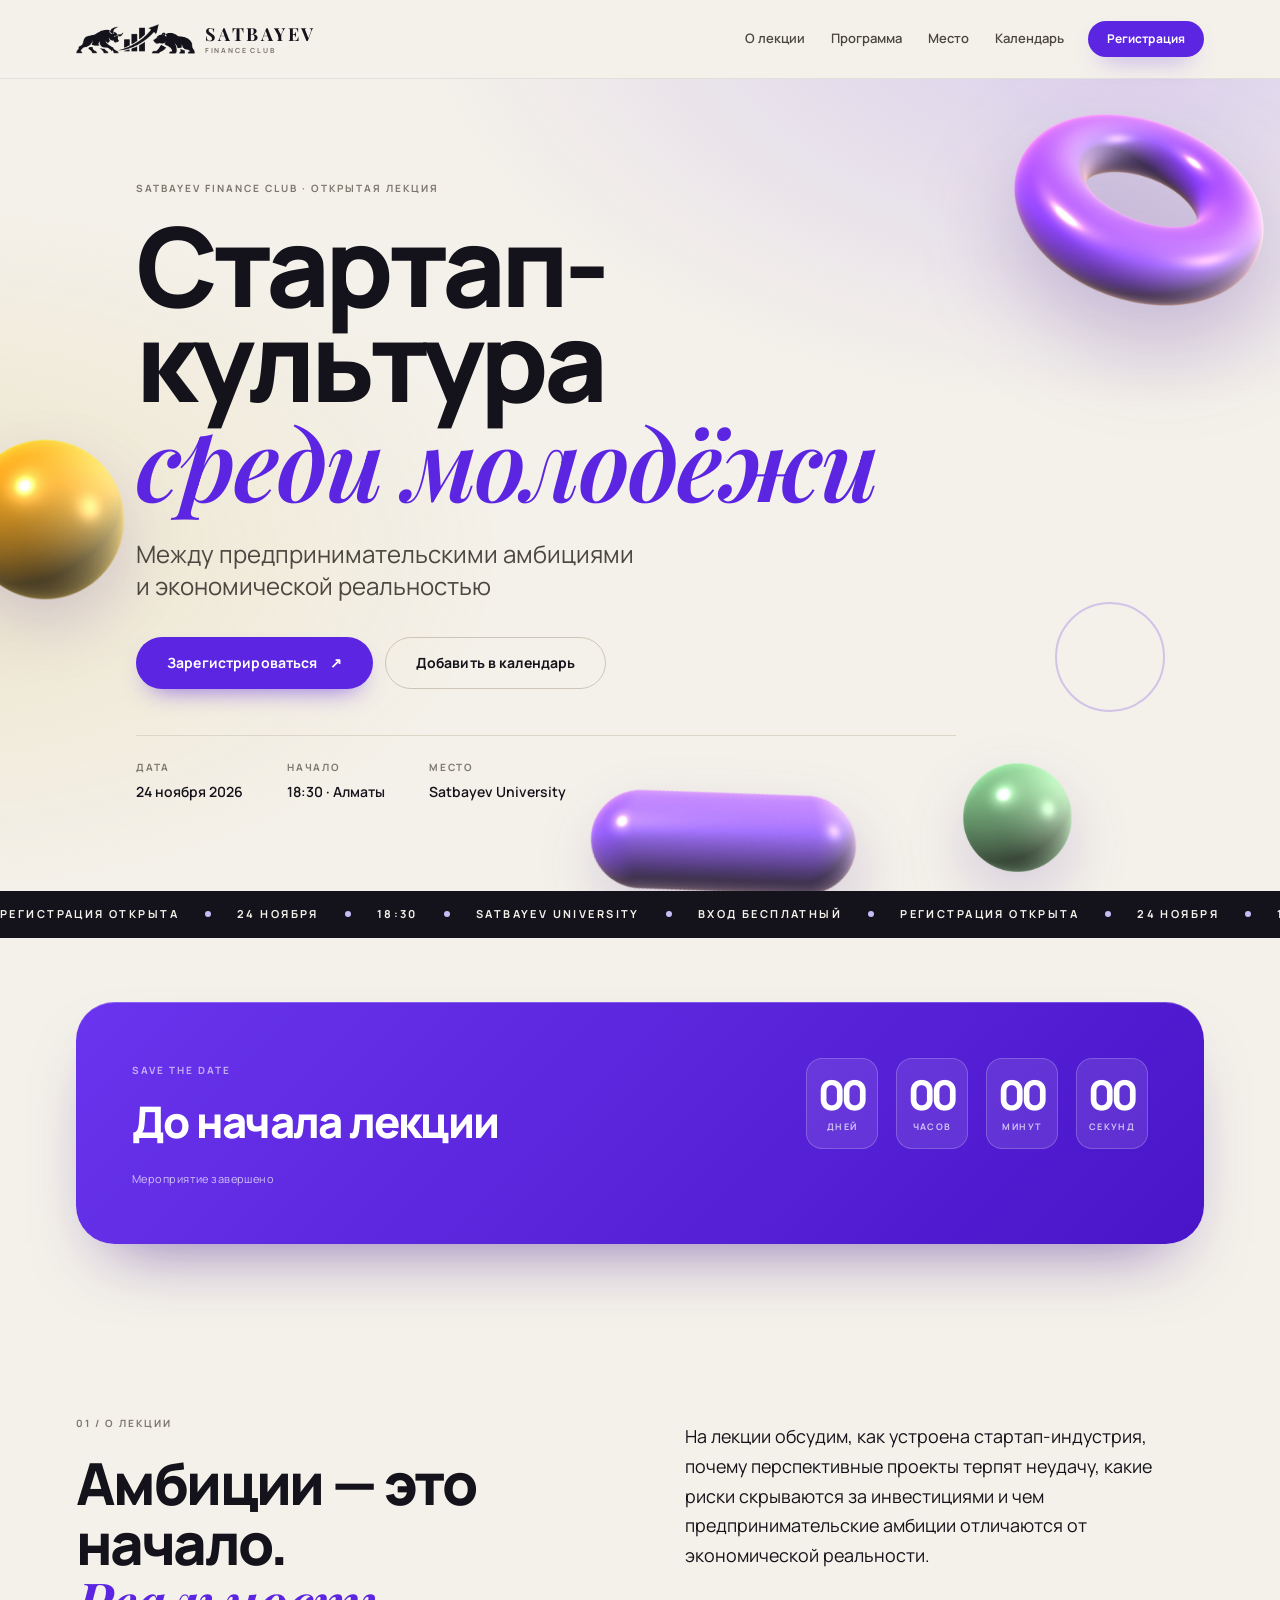
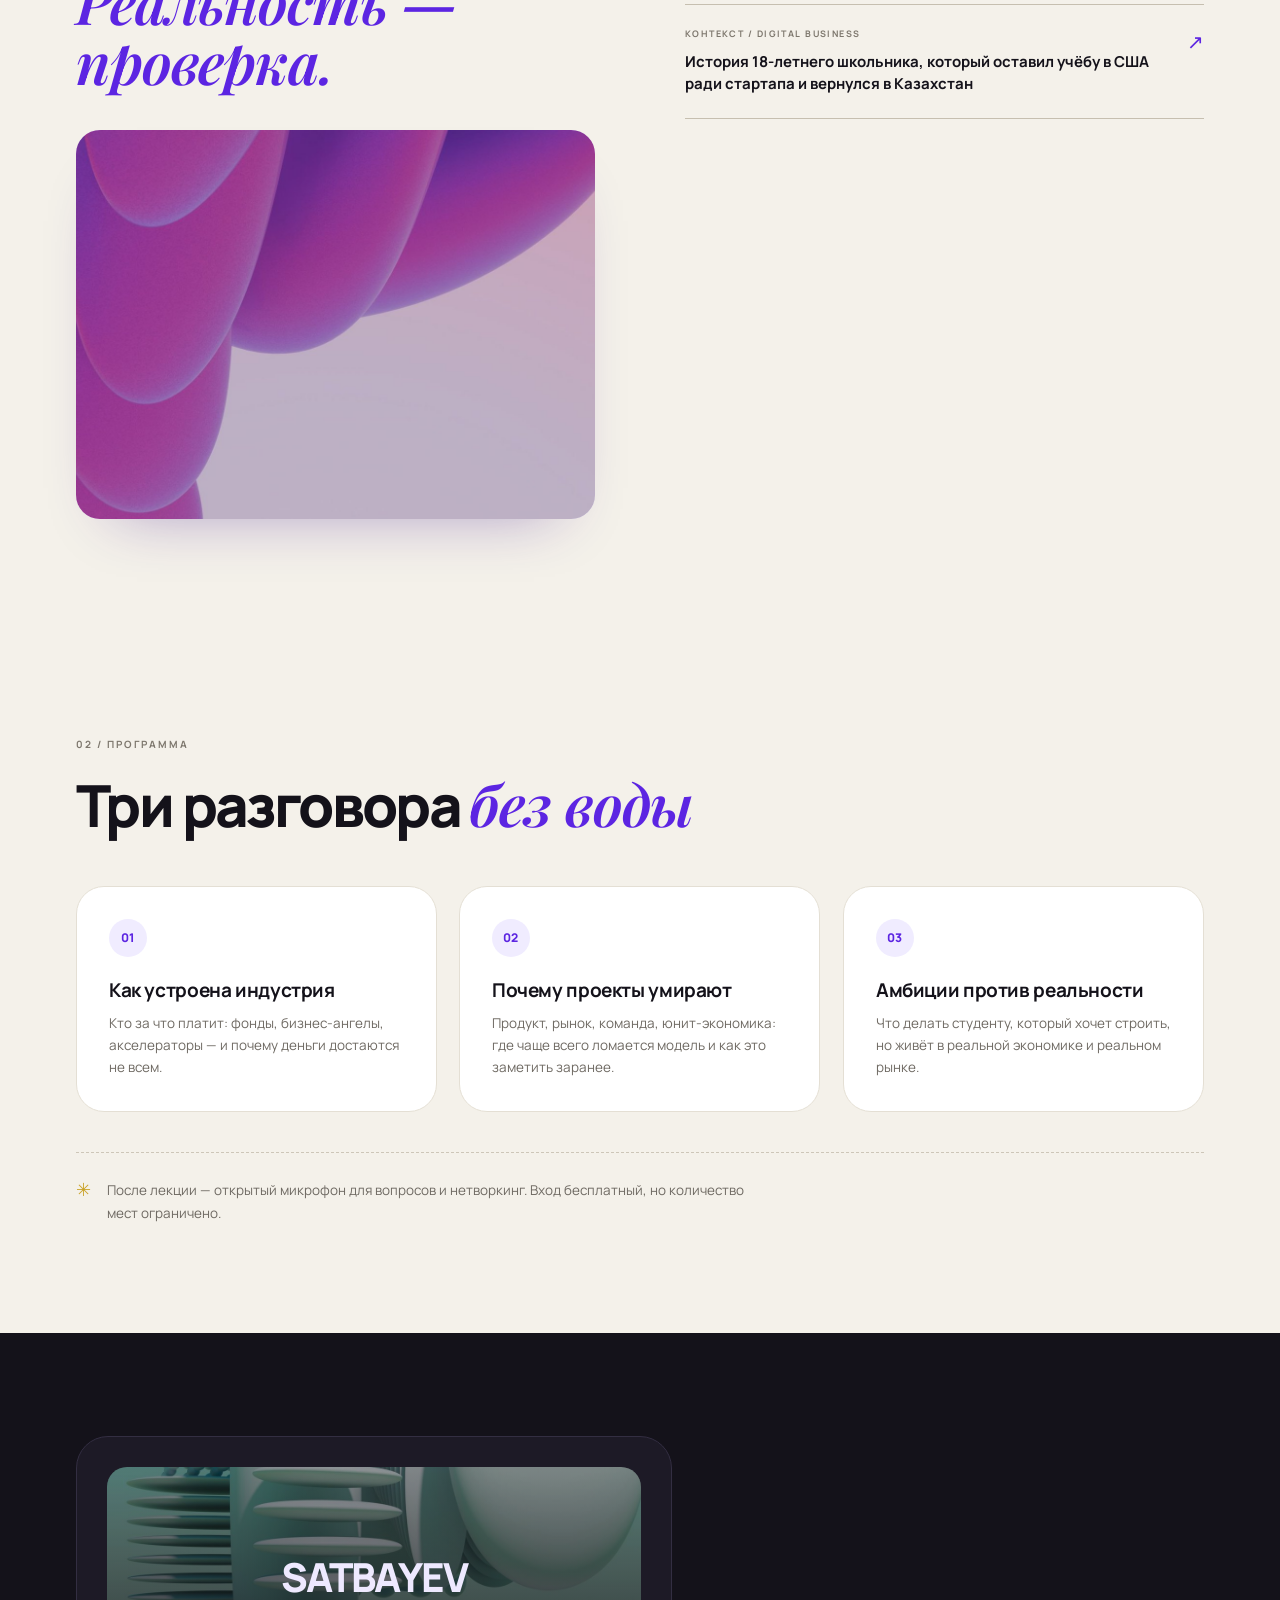
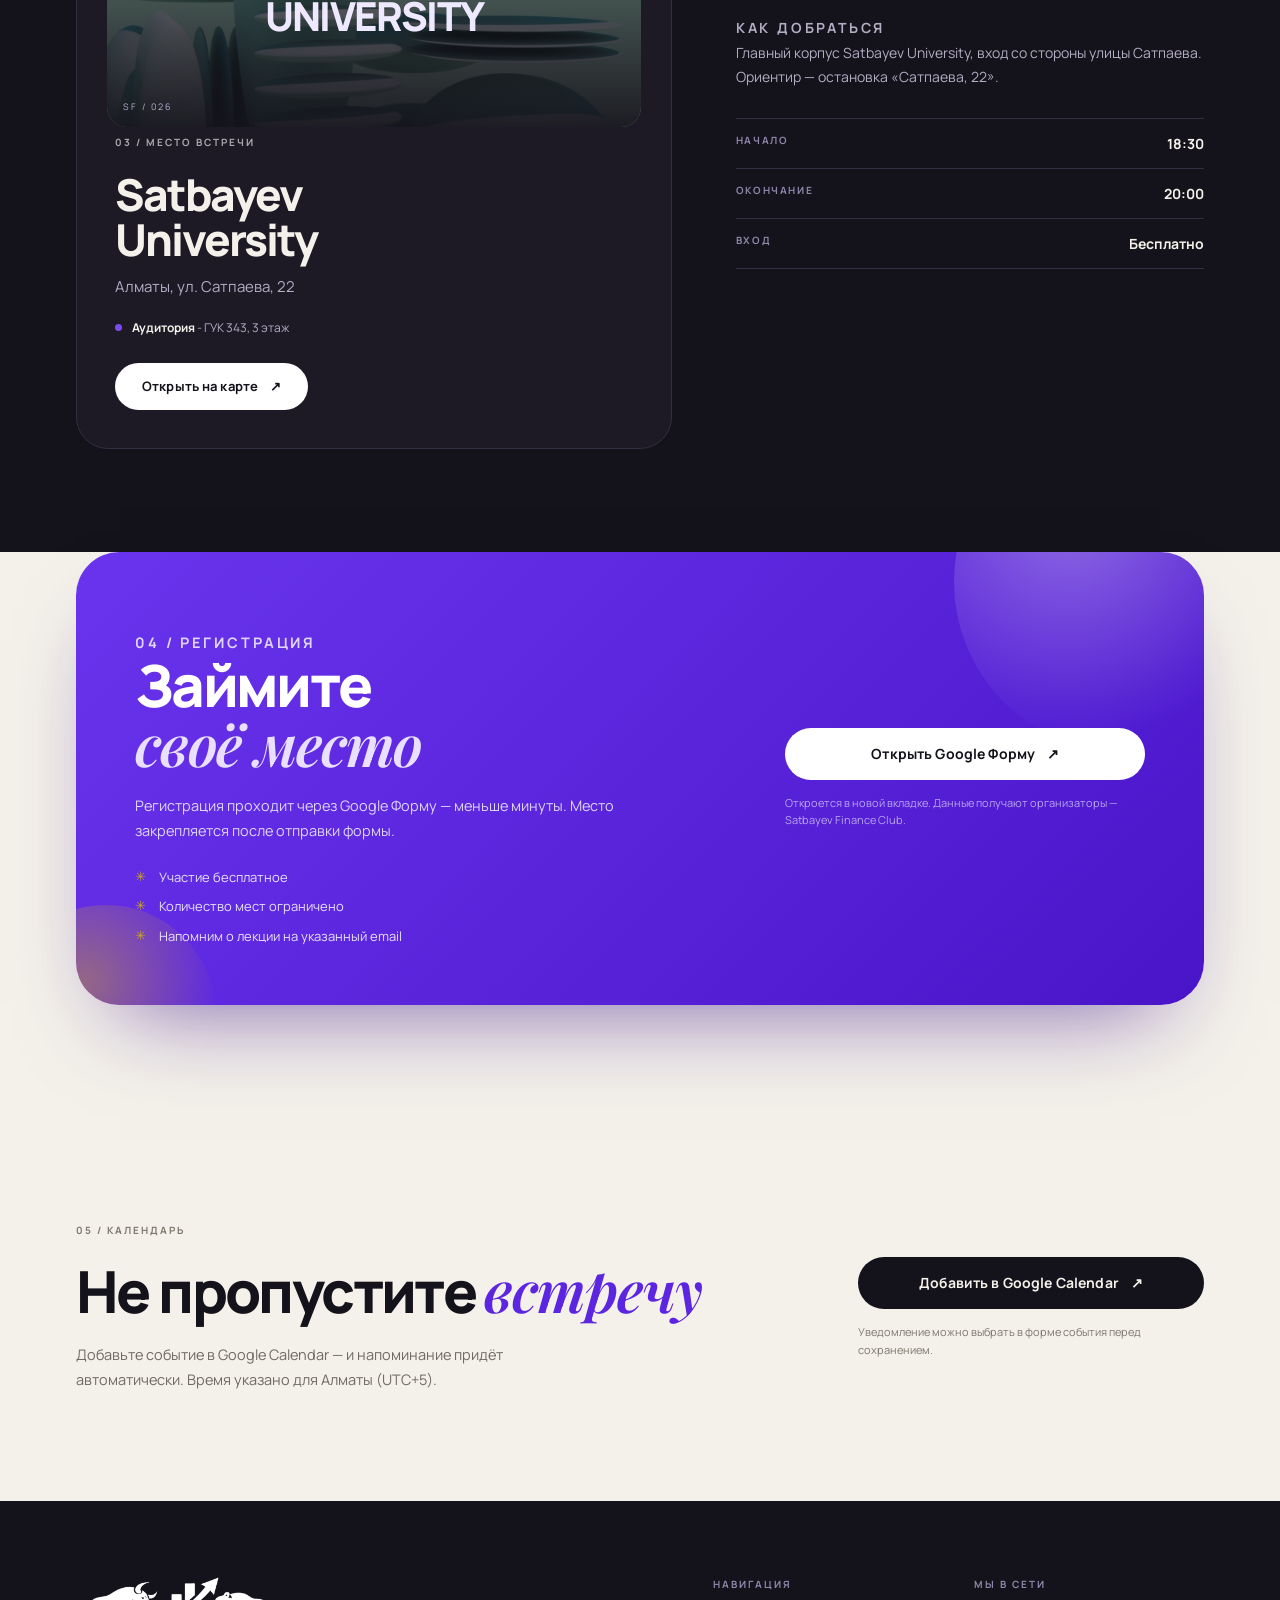
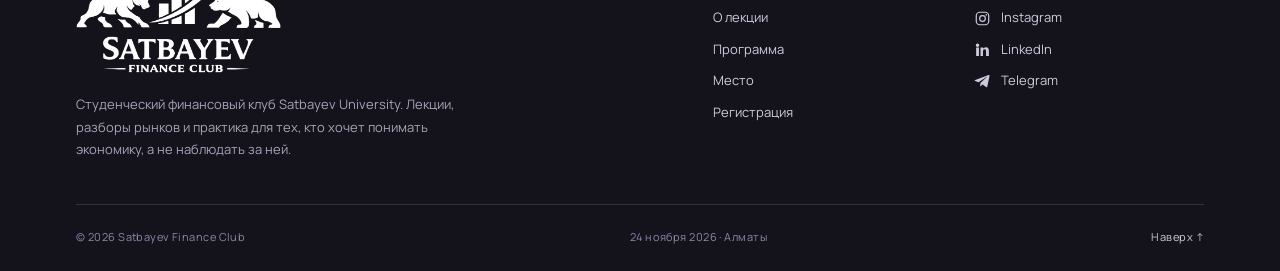
<file: index.html>
<!doctype html>
<html lang="ru">
<head>
<meta charset="utf-8">
<meta name="viewport" content="width=device-width,initial-scale=1">
<meta name="theme-color" content="#f4f1ea">
<meta name="description" content="Открытая лекция «Стартап-культура среди молодёжи» в Satbayev University. 24 ноября 2026, 18:30. Бесплатная регистрация через Google Форму.">
<meta property="og:type" content="website">
<meta property="og:title" content="Стартап-культура среди молодёжи — Satbayev Finance Club">
<meta property="og:description" content="Открытая лекция 24 ноября 2026, 18:30, Satbayev University. Бесплатная регистрация.">
<meta property="og:url" content="https://amrkyxc.github.io/startup-open-culture-lecture/">
<meta property="og:image" content="https://amrkyxc.github.io/startup-open-culture-lecture/assets/3d-curves.jpg">
<meta name="twitter:card" content="summary_large_image">
<title>Стартап-культура среди молодёжи — Satbayev Finance Club</title>
<link rel="icon" href="assets/favicon.svg" type="image/svg+xml">
<link rel="preconnect" href="https://fonts.googleapis.com">
<link rel="preconnect" href="https://fonts.gstatic.com" crossorigin>
<link href="https://fonts.googleapis.com/css2?family=Manrope:wght@400;500;600;700;800&family=Playfair+Display:ital,wght@0,600;0,700;1,600&display=swap" rel="stylesheet">
<link rel="stylesheet" href="styles.css">
<script>document.documentElement.classList.add("js");</script>
</head>
<body>

<div class="scroll-progress" id="scroll-progress" aria-hidden="true"></div>

<header class="site-header" id="site-header">
  <div class="wrap header-inner">
    <a class="logo" href="#top" aria-label="Satbayev Finance Club — на главную">
      <img class="logo-mark" src="assets/logo-mark-dark.png" alt="" width="120" height="30">
      <span class="logo-text"><strong>SATBAYEV</strong><span>FINANCE CLUB</span></span>
    </a>
    <nav class="nav" aria-label="Основная навигация">
      <a href="#about">О лекции</a>
      <a href="#program">Программа</a>
      <a href="#venue">Место</a>
      <a href="#calendar">Календарь</a>
    </nav>
    <a class="btn btn-sm btn-primary" data-register href="#register">Регистрация</a>
  </div>
</header>

<main id="top">

  <!-- HERO -->
  <section class="hero">
    <div class="hero-art" aria-hidden="true">
      <span class="ring ring-2" data-depth="0.06"></span>
      <img class="float-obj sphere-gold" src="assets/3d-sphere-gold.webp" alt="" width="358" height="358" data-depth="0.05">
      <img class="float-obj sphere-green" src="assets/3d-sphere-green.webp" alt="" width="314" height="314" data-depth="0.04">
      <img class="float-obj capsule-purple" src="assets/3d-capsule-purple.webp" alt="" width="528" height="290" data-depth="0.04">
      <span class="hero-ring-float" data-depth="0.07">
        <img class="hero-ring" src="assets/3d-torus.webp" alt="" width="639" height="494">
      </span>
    </div>
    <div class="wrap hero-inner">
      <p class="eyebrow anim anim-1">Satbayev Finance Club · Открытая лекция</p>
      <h1><span class="anim anim-2">Стартап-</span><span class="anim anim-3">культура</span><em class="anim anim-4">среди молодёжи</em></h1>
      <p class="hero-sub anim anim-5">Между предпринимательскими амбициями и&nbsp;экономической реальностью</p>
      <div class="hero-actions anim anim-6">
        <a class="btn btn-primary btn-lg" data-register href="#register">Зарегистрироваться <span aria-hidden="true">↗</span></a>
        <a class="btn btn-ghost btn-lg" href="#calendar">Добавить в календарь</a>
      </div>
      <ul class="hero-meta anim anim-7">
        <li><span>Дата</span><strong>24 ноября 2026</strong></li>
        <li><span>Начало</span><strong>18:30 · Алматы</strong></li>
        <li><span>Место</span><strong>Satbayev University</strong></li>
      </ul>
    </div>
  </section>

  <!-- TICKER -->
  <div class="ticker" aria-hidden="true">
    <div class="ticker-track">
      <span>Регистрация открыта</span><i></i><span>24 ноября</span><i></i><span>18:30</span><i></i><span>Satbayev University</span><i></i><span>Вход бесплатный</span><i></i>
      <span>Регистрация открыта</span><i></i><span>24 ноября</span><i></i><span>18:30</span><i></i><span>Satbayev University</span><i></i><span>Вход бесплатный</span><i></i>
    </div>
  </div>

  <!-- COUNTDOWN -->
  <section class="countdown-band">
    <div class="wrap">
      <div class="countdown-card reveal">
        <div class="countdown-head">
          <p class="eyebrow eyebrow-light">Save the date</p>
          <h2>До начала лекции</h2>
        </div>
        <div class="countdown" role="timer" aria-live="off">
          <div><strong id="days">--</strong><span>дней</span></div>
          <div><strong id="hours">--</strong><span>часов</span></div>
          <div><strong id="minutes">--</strong><span>минут</span></div>
          <div><strong id="seconds">--</strong><span>секунд</span></div>
        </div>
        <p class="countdown-status" id="countdown-status">Время до встречи</p>
      </div>
    </div>
  </section>

  <!-- ABOUT -->
  <section class="section about" id="about">
    <div class="wrap about-grid">
      <div class="about-head reveal">
        <p class="eyebrow">01 / О лекции</p>
        <h2>Амбиции — это начало.<br><em>Реальность — проверка.</em></h2>
        <figure class="about-art reveal-scale">
          <img src="assets/3d-curves.jpg" alt="Абстрактная 3D-композиция из изогнутых форм" loading="lazy" width="1200" height="800">
        </figure>
      </div>
      <div class="about-body reveal">
        <p class="lead">На лекции обсудим, как устроена стартап-индустрия, почему перспективные проекты терпят неудачу, какие риски скрываются за инвестициями и чем предпринимательские амбиции отличаются от экономической реальности.</p>
        <a class="link-card" href="https://digitalbusiness.kz/2026-04-15/18-letniy-paren-brosil-uchebu-v-ssha-radi-startapa-i-vernulsya-v-kazahstan/" target="_blank" rel="noopener noreferrer">
          <span class="link-kicker">Контекст / Digital Business</span>
          <strong>История 18-летнего школьника, который оставил учёбу в США ради стартапа и вернулся в Казахстан</strong>
          <span class="link-arrow" aria-hidden="true">↗</span>
        </a>
      </div>
    </div>
  </section>

  <!-- PROGRAM -->
  <section class="section program" id="program">
    <div class="wrap">
      <div class="section-head reveal">
        <p class="eyebrow">02 / Программа</p>
        <h2>Три разговора <em>без воды</em></h2>
      </div>
      <div class="topics">
        <article class="topic reveal tilt">
          <span class="topic-num">01</span>
          <h3>Как устроена индустрия</h3>
          <p>Кто за что платит: фонды, бизнес-ангелы, акселераторы — и почему деньги достаются не всем.</p>
        </article>
        <article class="topic reveal tilt">
          <span class="topic-num">02</span>
          <h3>Почему проекты умирают</h3>
          <p>Продукт, рынок, команда, юнит-экономика: где чаще всего ломается модель и как это заметить заранее.</p>
        </article>
        <article class="topic reveal tilt">
          <span class="topic-num">03</span>
          <h3>Амбиции против реальности</h3>
          <p>Что делать студенту, который хочет строить, но живёт в реальной экономике и реальном рынке.</p>
        </article>
      </div>
      <div class="program-note reveal">
        <span aria-hidden="true">✳</span>
        <p>После лекции — открытый микрофон для вопросов и нетворкинг. Вход бесплатный, но количество мест ограничено.</p>
      </div>
    </div>
  </section>

  <!-- VENUE -->
  <section class="venue" id="venue">
    <div class="wrap venue-grid">
      <div class="venue-card reveal">
        <div class="venue-art" aria-hidden="true">
          <img class="venue-img" src="assets/3d-venue.jpg" alt="" loading="lazy" width="1200" height="800">
          <span class="venue-tag">SF / 026</span>
          <span class="venue-word">SATBAYEV<br>UNIVERSITY</span>
        </div>
        <div class="venue-body">
          <p class="eyebrow eyebrow-light">03 / Место встречи</p>
          <h2>Satbayev<br>University</h2>
          <p class="venue-address">Алматы, ул. Сатпаева, 22</p>
          <div class="venue-note"><span class="dot"></span><span><b>Аудитория</b> - ГУК 343, 3 этаж</span></div>
          <a class="btn btn-light" href="https://www.google.com/maps/search/?api=1&query=Satbayev+University%2C+Satpaev+22%2C+Almaty" target="_blank" rel="noopener noreferrer">Открыть на карте <span aria-hidden="true">↗</span></a>
        </div>
      </div>
      <div class="venue-side reveal">
        <p class="eyebrow eyebrow-light">Как добраться</p>
        <p>Главный корпус Satbayev University, вход со стороны улицы Сатпаева. Ориентир — остановка «Сатпаева, 22».</p>
        <dl class="venue-facts">
          <div><dt>Начало</dt><dd>18:30</dd></div>
          <div><dt>Окончание</dt><dd>20:00</dd></div>
          <div><dt>Вход</dt><dd>Бесплатно</dd></div>
        </dl>
      </div>
    </div>
  </section>

  <!-- REGISTER -->
  <section class="register" id="register">
    <div class="wrap">
      <div class="register-card reveal">
        <span class="reg-blob reg-blob-1" aria-hidden="true"></span>
        <span class="reg-blob reg-blob-2" aria-hidden="true"></span>
        <div class="register-copy">
          <p class="eyebrow eyebrow-light">04 / Регистрация</p>
          <h2>Займите<br><em>своё место</em></h2>
          <p>Регистрация проходит через Google Форму — меньше минуты. Место закрепляется после отправки формы.</p>
          <ul class="reg-list">
            <li>Участие бесплатное</li>
            <li>Количество мест ограничено</li>
            <li>Напомним о лекции на указанный email</li>
          </ul>
        </div>
        <div class="register-action">
          <a class="btn btn-light btn-lg btn-block" data-register href="#register">Открыть Google Форму <span aria-hidden="true">↗</span></a>
          <p class="microcopy">Откроется в новой вкладке. Данные получают организаторы — Satbayev Finance Club.</p>
        </div>
      </div>
    </div>
  </section>

  <!-- CALENDAR -->
  <section class="section calendar" id="calendar">
    <div class="wrap calendar-grid">
      <div class="reveal">
        <p class="eyebrow">05 / Календарь</p>
        <h2>Не пропустите <em>встречу</em></h2>
        <p class="calendar-text">Добавьте событие в Google Calendar — и напоминание придёт автоматически. Время указано для Алматы (UTC+5).</p>
      </div>
      <div class="calendar-action reveal">
        <a class="btn btn-dark btn-lg btn-block" id="google-calendar" href="#" target="_blank" rel="noopener noreferrer">Добавить в Google Calendar <span aria-hidden="true">↗</span></a>
        <p class="microcopy">Уведомление можно выбрать в форме события перед сохранением.</p>
      </div>
    </div>
  </section>

</main>

<footer class="site-footer">
  <div class="wrap">
    <div class="footer-top">
      <div class="footer-brand">
        <a class="logo logo-light" href="#top" aria-label="Satbayev Finance Club — на главную">
          <img class="logo-full" src="assets/logo-white.png" alt="Satbayev Finance Club" width="206" height="96" loading="lazy">
        </a>
        <p>Студенческий финансовый клуб Satbayev University. Лекции, разборы рынков и практика для тех, кто хочет понимать экономику, а не наблюдать за ней.</p>
      </div>
      <div class="footer-cols">
        <div class="footer-col">
          <span class="footer-title">Навигация</span>
          <a href="#about">О лекции</a>
          <a href="#program">Программа</a>
          <a href="#venue">Место</a>
          <a href="#register">Регистрация</a>
        </div>
        <div class="footer-col">
          <span class="footer-title">Мы в сети</span>
          <a class="social" href="https://www.instagram.com/satbayev.finance.club" target="_blank" rel="noopener noreferrer">
            <svg viewBox="0 0 24 24" aria-hidden="true"><rect x="3.2" y="3.2" width="17.6" height="17.6" rx="5" fill="none" stroke="currentColor" stroke-width="1.7"/><circle cx="12" cy="12" r="4" fill="none" stroke="currentColor" stroke-width="1.7"/><circle cx="17.3" cy="6.7" r="1.2" fill="currentColor"/></svg>
            Instagram
          </a>
          <a class="social" href="https://www.linkedin.com/company/122553996/" target="_blank" rel="noopener noreferrer">
            <svg viewBox="0 0 24 24" aria-hidden="true"><path fill="currentColor" d="M4.98 3.5a2.5 2.5 0 1 1 0 5 2.5 2.5 0 0 1 0-5zM3 9h4v12H3zM9.2 9h3.8v1.7h.05c.53-1 1.83-2.05 3.77-2.05C20.4 8.65 21 11.1 21 14.1V21h-4v-6.1c0-1.45-.03-3.3-2.01-3.3-2.01 0-2.32 1.57-2.32 3.2V21H9.2z"/></svg>
            LinkedIn
          </a>
          <a class="social" href="https://t.me/+34JW7Z6GcUg3YTI6" target="_blank" rel="noopener noreferrer">
            <svg viewBox="0 0 24 24" aria-hidden="true"><path fill="currentColor" d="M21.9 4.3 18.8 19c-.2 1-.9 1.3-1.8.8l-4.9-3.6-2.4 2.3c-.3.3-.5.5-1 .5l.4-5 9.1-8.2c.4-.4-.1-.6-.6-.2L6.4 12.9l-4.8-1.5c-1-.3-1-1 .2-1.5L20.6 2.9c.9-.3 1.6.2 1.3 1.4z"/></svg>
            Telegram
          </a>
        </div>
      </div>
    </div>
    <div class="footer-bottom">
      <span>© <span id="year">2026</span> Satbayev Finance Club</span>
      <span>24 ноября 2026 · Алматы</span>
      <a href="#top">Наверх ↑</a>
    </div>
  </div>
</footer>

<div class="toast" id="toast" role="status" aria-live="polite"></div>

<script src="script.js"></script>
</body>
</html>
</file>
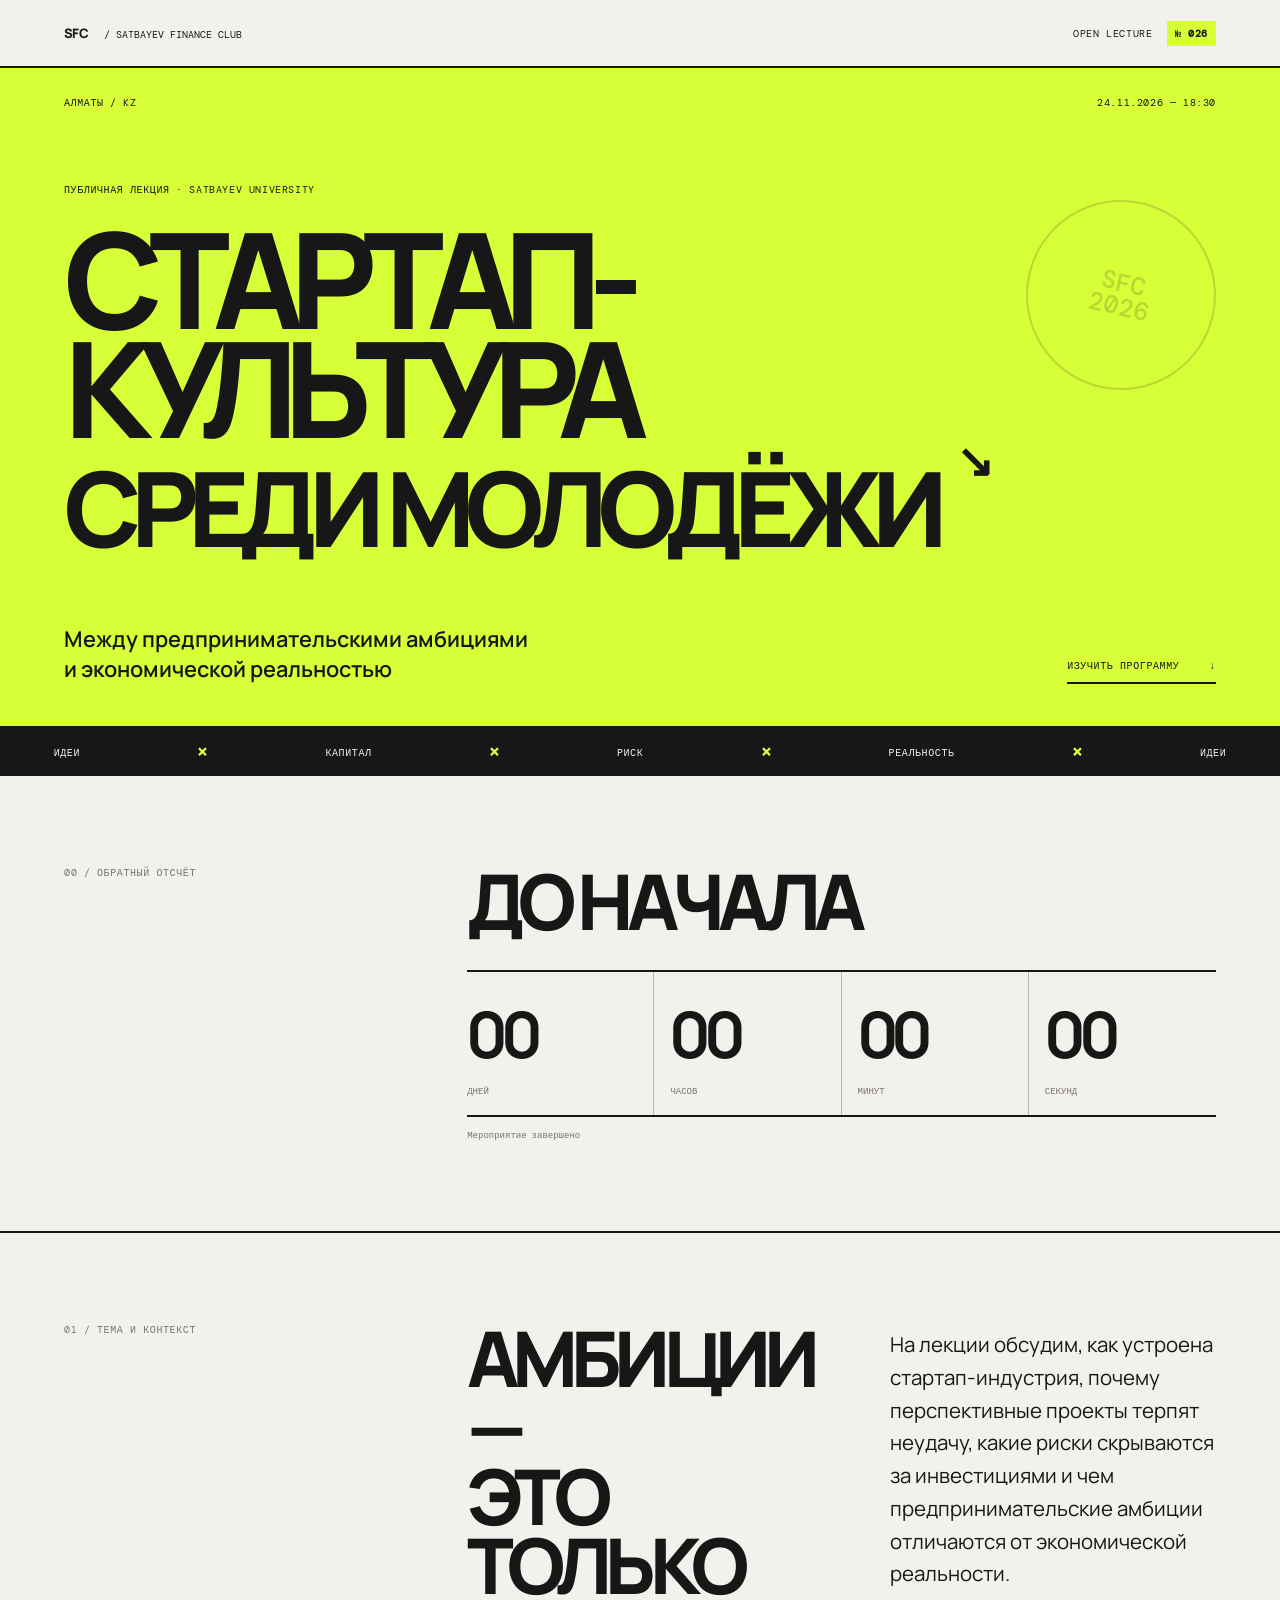
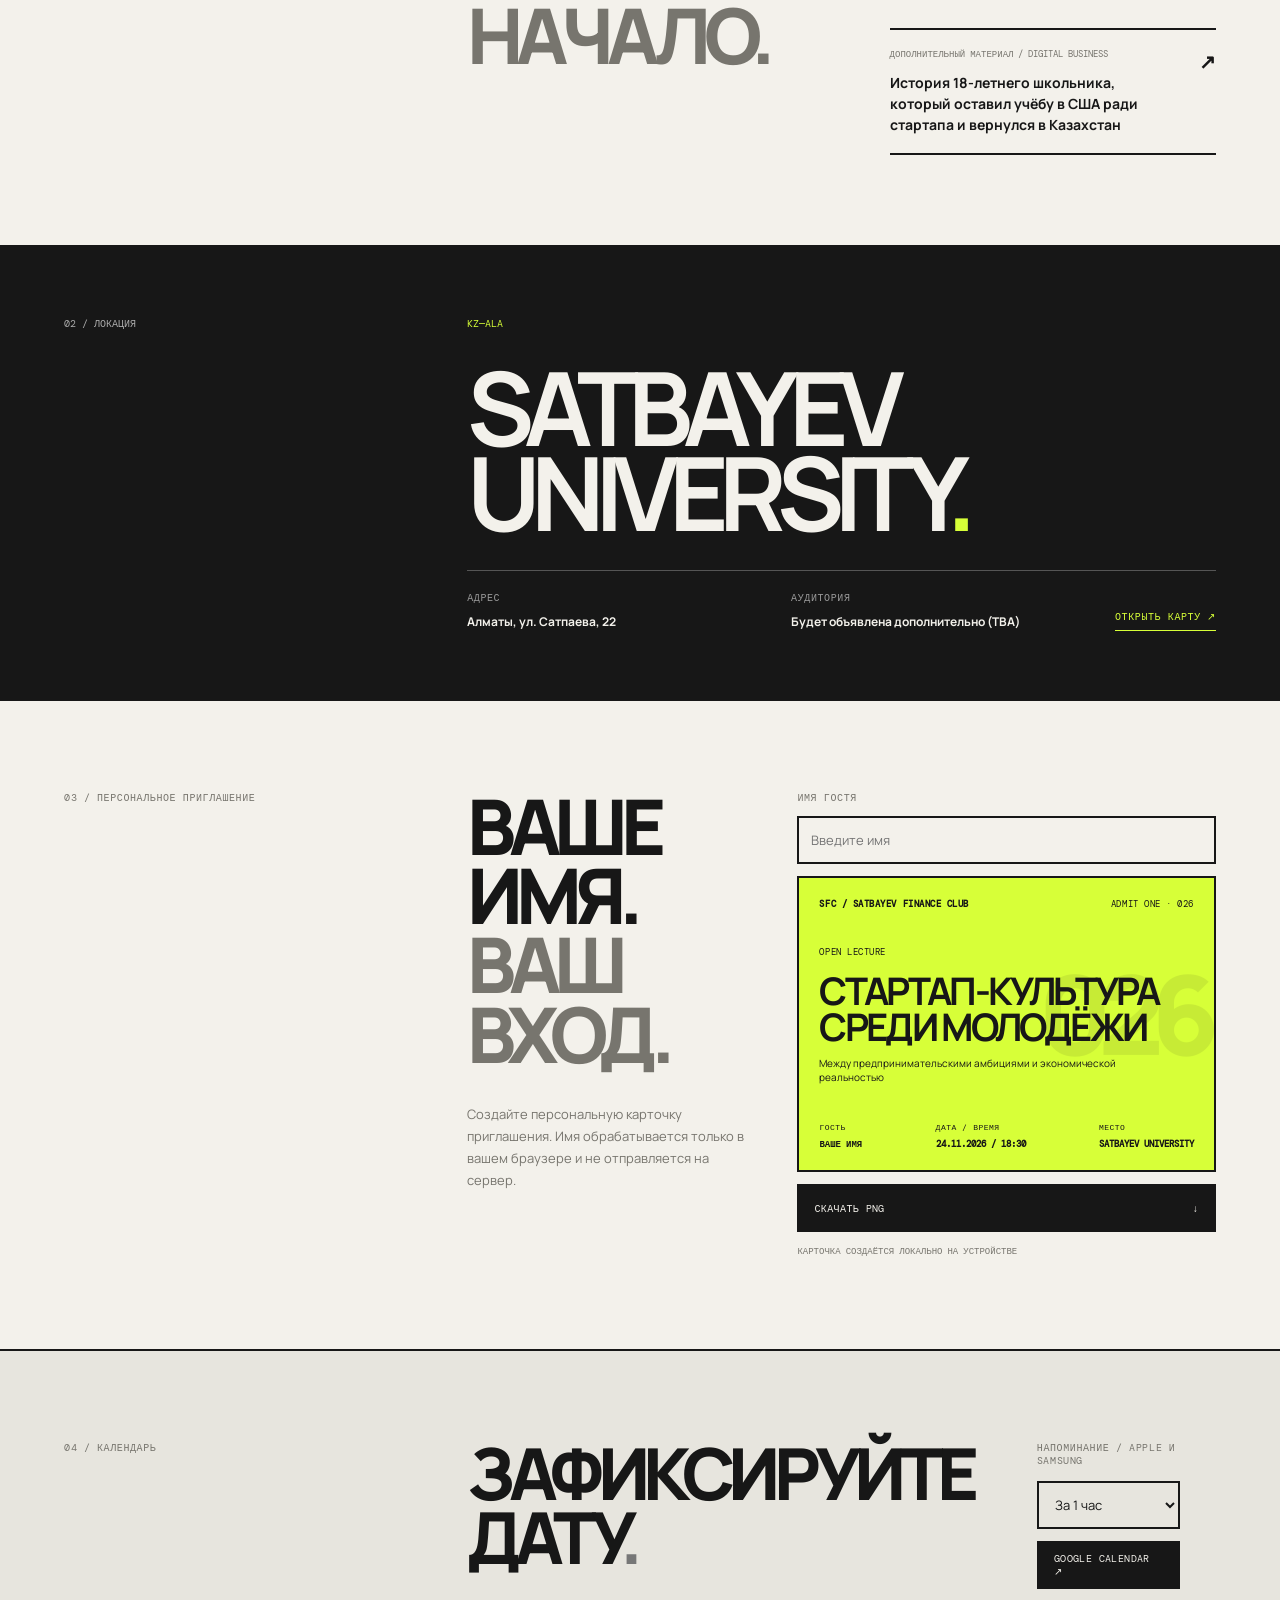
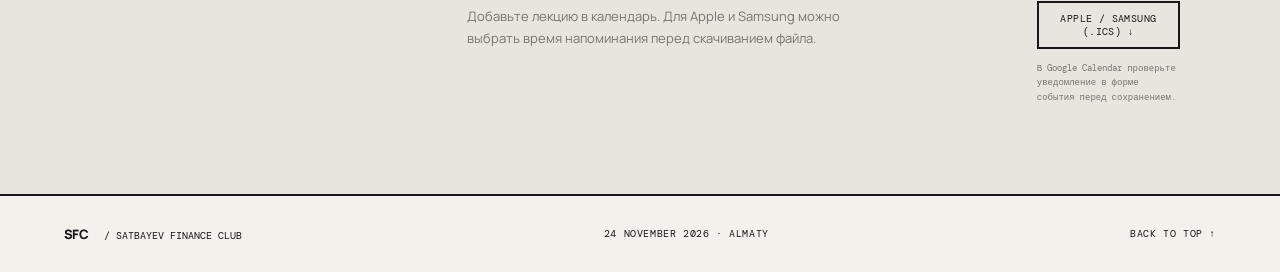
<file: preview/index.html>
<!doctype html>
<html lang="ru">
<head>
<meta charset="utf-8"><meta name="viewport" content="width=device-width,initial-scale=1">
<meta name="theme-color" content="#f3f1eb">
<meta name="description" content="Открытая лекция Satbayev Finance Club — Стартап-культура среди молодёжи. 24 ноября 2026, Алматы.">
<title>Стартап-культура среди молодёжи — Satbayev Finance Club</title>
<link rel="preconnect" href="https://fonts.googleapis.com"><link rel="preconnect" href="https://fonts.gstatic.com" crossorigin>
<link href="https://fonts.googleapis.com/css2?family=DM+Mono:wght@400;500&family=Manrope:wght@400;500;600;700;800&display=swap" rel="stylesheet">
<link rel="stylesheet" href="styles.css">
</head>
<body>
<header class="header"><a class="wordmark" href="#">SFC<span> / SATBAYEV FINANCE CLUB</span></a><span class="header-note">OPEN LECTURE <b>№ 026</b></span></header>
<main>
<section class="hero">
<div class="hero-top"><span>АЛМАТЫ / KZ</span><span>24.11.2026 — 18:30</span></div>
<div class="hero-title-wrap"><p class="eyebrow">ПУБЛИЧНАЯ ЛЕКЦИЯ · SATBAYEV UNIVERSITY</p><h1>СТАРТАП-<br>КУЛЬТУРА<br><span>СРЕДИ МОЛОДЁЖИ</span><i>↘</i></h1></div>
<div class="hero-bottom"><p>Между предпринимательскими амбициями<br>и экономической реальностью</p><a class="arrow-link" href="#details">ИЗУЧИТЬ ПРОГРАММУ <span>↓</span></a></div>
<div class="hero-stamp" aria-hidden="true">SFC<br>2026</div>
</section>
<section class="ticker" aria-label="Информация о событии"><span>ИДЕИ</span><b>×</b><span>КАПИТАЛ</span><b>×</b><span>РИСК</span><b>×</b><span>РЕАЛЬНОСТЬ</span><b>×</b><span>ИДЕИ</span></section>
<section class="countdown section-pad"><div class="section-tag">00 / ОБРАТНЫЙ ОТСЧЁТ</div><div class="countdown-main"><h2>ДО НАЧАЛА</h2><div class="timer"><div><strong id="days">--</strong><span>ДНЕЙ</span></div><div><strong id="hours">--</strong><span>ЧАСОВ</span></div><div><strong id="minutes">--</strong><span>МИНУТ</span></div><div><strong id="seconds">--</strong><span>СЕКУНД</span></div></div><p id="countdown-status">ВРЕМЯ ДО ВСТРЕЧИ</p></div></section>
<section class="details section-pad" id="details"><div class="section-tag">01 / ТЕМА И КОНТЕКСТ</div><div class="details-content"><h2>АМБИЦИИ —<br>ЭТО ТОЛЬКО<br><span>НАЧАЛО.</span></h2><div class="details-text"><p class="lead">На лекции обсудим, как устроена стартап-индустрия, почему перспективные проекты терпят неудачу, какие риски скрываются за инвестициями и чем предпринимательские амбиции отличаются от экономической реальности.</p><a class="article" href="https://digitalbusiness.kz/2026-04-15/18-letniy-paren-brosil-uchebu-v-ssha-radi-startapa-i-vernulsya-v-kazahstan/" target="_blank" rel="noopener noreferrer"><span>ДОПОЛНИТЕЛЬНЫЙ МАТЕРИАЛ / DIGITAL BUSINESS</span><strong>История 18-летнего школьника, который оставил учёбу в США ради стартапа и вернулся в Казахстан</strong><b>↗</b></a></div></div></section>
<section class="venue"><div class="venue-label">02 / ЛОКАЦИЯ</div><div class="venue-content"><div class="venue-index">KZ—ALA</div><h2>SATBAYEV<br>UNIVERSITY<span>.</span></h2><div class="venue-bottom"><div><span>АДРЕС</span><strong>Алматы, ул. Сатпаева, 22</strong></div><div><span>АУДИТОРИЯ</span><strong>Будет объявлена дополнительно (TBA)</strong></div><a href="https://www.google.com/maps/search/?api=1&query=Satbayev+University%2C+Satpaev+22%2C+Almaty" target="_blank" rel="noopener noreferrer">ОТКРЫТЬ КАРТУ ↗</a></div></div></section>
<section class="invite section-pad" id="invitation"><div class="section-tag">03 / ПЕРСОНАЛЬНОЕ ПРИГЛАШЕНИЕ</div><div class="invite-layout"><div><h2>ВАШЕ ИМЯ.<br><span>ВАШ ВХОД.</span></h2><p class="muted">Создайте персональную карточку приглашения. Имя обрабатывается только в вашем браузере и не отправляется на сервер.</p></div><div class="invite-form"><label for="guest-name">ИМЯ ГОСТЯ</label><input id="guest-name" maxlength="36" placeholder="Введите имя" autocomplete="name"><div class="ticket"><div class="ticket-head"><b>SFC / SATBAYEV FINANCE CLUB</b><span>ADMIT ONE · 026</span></div><div class="ticket-body"><span>OPEN LECTURE</span><h3>СТАРТАП-КУЛЬТУРА<br>СРЕДИ МОЛОДЁЖИ</h3><p>Между предпринимательскими амбициями и экономической реальностью</p></div><div class="ticket-foot"><div><span>ГОСТЬ</span><strong id="preview-name">ВАШЕ ИМЯ</strong></div><div><span>ДАТА / ВРЕМЯ</span><strong>24.11.2026 / 18:30</strong></div><div><span>МЕСТО</span><strong>SATBAYEV UNIVERSITY</strong></div></div><div class="ticket-no">026</div></div><button class="btn btn-black" id="download-card" type="button">СКАЧАТЬ PNG <span>↓</span></button><small>КАРТОЧКА СОЗДАЁТСЯ ЛОКАЛЬНО НА УСТРОЙСТВЕ</small></div></div></section>
<section class="calendar section-pad"><div class="section-tag">04 / КАЛЕНДАРЬ</div><div class="calendar-layout"><div><h2>ЗАФИКСИРУЙТЕ<br>ДАТУ<span>.</span></h2><p class="muted">Добавьте лекцию в календарь. Для Apple и Samsung можно выбрать время напоминания перед скачиванием файла.</p></div><div class="calendar-actions"><label for="reminder">НАПОМИНАНИЕ / APPLE И SAMSUNG</label><select id="reminder"><option value="15">За 15 минут</option><option value="30">За 30 минут</option><option value="60" selected>За 1 час</option><option value="120">За 2 часа</option><option value="1440">За 1 день</option></select><a class="btn btn-black" id="google-calendar" href="#" target="_blank" rel="noopener noreferrer">GOOGLE CALENDAR ↗</a><button class="btn btn-outline" id="download-ics" type="button">APPLE / SAMSUNG (.ICS) ↓</button><small>В Google Calendar проверьте уведомление в форме события перед сохранением.</small></div></div></section>
</main><footer><a class="wordmark" href="#">SFC<span> / SATBAYEV FINANCE CLUB</span></a><span>24 NOVEMBER 2026 · ALMATY</span><a href="#">BACK TO TOP ↑</a></footer>
<script src="script.js"></script>
</body></html>
</file>
<file: styles.css>
/* =========================================================
   Satbayev Finance Club — open lecture landing
   Oversized editorial type, floating 3D objects (Pexels),
   cream + deep purple + gold, motion throughout.
   ========================================================= */

:root{
  --ink:#14121a;
  --ink-2:#1d1a26;
  --paper:#f4f1ea;
  --paper-2:#ece7dc;
  --purple:#5c25e2;
  --purple-2:#7b4bf0;
  --purple-deep:#2f0a86;
  --lilac:#c9bcf5;
  --gold:#c9a227;
  --green:#4f7d52;
  --muted:#6f6a63;
  --line:#dcd6c9;
  --radius:28px;
  --wrap:1240px;
  --font:"Manrope",-apple-system,BlinkMacSystemFont,"Segoe UI",Arial,sans-serif;
  --serif:"Playfair Display",Georgia,"Times New Roman",serif;
}

*,*::before,*::after{box-sizing:border-box}
html{scroll-behavior:smooth;-webkit-text-size-adjust:100%}
body{
  margin:0;
  background:var(--paper);
  color:var(--ink);
  font-family:var(--font);
  font-size:16px;
  line-height:1.5;
  -webkit-font-smoothing:antialiased;
  overflow-x:hidden;
}
img,svg{display:block;max-width:100%}
a{color:inherit}
::selection{background:var(--purple);color:#fff}
:focus-visible{outline:2px solid var(--purple);outline-offset:3px}

.wrap{width:100%;max-width:var(--wrap);margin:0 auto;padding-inline:clamp(20px,5vw,56px)}

/* ---------- Type ---------- */
.eyebrow{
  margin:0 0 22px;
  font-size:10px;
  font-weight:700;
  letter-spacing:.2em;
  text-transform:uppercase;
  color:#7d776d;
}
.eyebrow-light{color:rgba(255,255,255,.62)}
h2{
  margin:0;
  font-size:clamp(30px,4.6vw,58px);
  line-height:1.02;
  letter-spacing:-.045em;
  font-weight:800;
}
h2 em{
  font-family:var(--serif);
  font-style:italic;
  font-weight:600;
  letter-spacing:-.02em;
  color:var(--purple);
}
.lead{font-size:clamp(17px,1.4vw,19px);line-height:1.65;margin:0 0 34px;max-width:620px}

/* ---------- Buttons ---------- */
.btn{
  display:inline-flex;
  align-items:center;
  justify-content:center;
  gap:12px;
  padding:16px 26px;
  border:1px solid transparent;
  border-radius:999px;
  font:700 13px/1 var(--font);
  letter-spacing:.01em;
  text-decoration:none;
  cursor:pointer;
  transition:transform .18s ease,background .18s ease,color .18s ease,box-shadow .18s ease;
}
.btn:hover{transform:translateY(-2px)}
.btn-primary{position:relative;overflow:hidden;isolation:isolate;background:var(--purple);color:#fff;box-shadow:0 12px 26px -14px rgba(92,37,226,.8)}
.btn-primary:hover{background:#4a1bc0}
.btn-primary::after{
  content:"";position:absolute;inset:-25%;z-index:-1;
  background:linear-gradient(110deg,transparent 35%,rgba(255,255,255,.42) 50%,transparent 65%);
  translate:-140% 0;
  transition:translate .75s ease;
}
.btn-primary:hover::after{translate:140% 0}
.btn-ghost{background:transparent;border-color:#cdc6b8;color:var(--ink)}
.btn-ghost:hover{background:#fff;border-color:#bdb5a4}
.btn-light{background:#fff;color:var(--ink)}
.btn-light:hover{background:#f0ecff}
.btn-dark{background:var(--ink);color:var(--paper)}
.btn-dark:hover{background:#241f33}
.btn-lg{padding:18px 30px;font-size:14px}
.btn-sm{padding:11px 18px;font-size:12px}
.btn-block{width:100%}
.btn span[aria-hidden]{transition:transform .25s ease}
.btn:hover span[aria-hidden]{transform:translate(3px,-3px)}

/* ---------- Scroll progress ---------- */
.scroll-progress{
  position:fixed;top:0;left:0;z-index:100;
  height:3px;width:0;
  background:linear-gradient(90deg,var(--purple),var(--purple-2) 55%,var(--gold));
  transition:width .12s linear;
}

/* ---------- Header ---------- */
.site-header{
  position:sticky;top:0;z-index:50;
  background:rgba(244,241,234,.84);
  backdrop-filter:blur(14px);
  -webkit-backdrop-filter:blur(14px);
  border-bottom:1px solid rgba(20,18,26,.08);
  transition:background .25s ease,box-shadow .25s ease;
}
.site-header.scrolled{background:rgba(244,241,234,.94);box-shadow:0 16px 34px -28px rgba(20,18,26,.7)}
.header-inner{display:flex;align-items:center;justify-content:space-between;gap:24px;height:78px;transition:height .25s ease}
.site-header.scrolled .header-inner{height:66px}
.logo{display:flex;align-items:center;gap:10px;text-decoration:none;color:var(--ink);flex:none}
.logo-mark{height:30px;width:auto;transition:transform .35s cubic-bezier(.2,.7,.3,1)}
.logo:hover .logo-mark{transform:rotate(-4deg) scale(1.05)}
.logo-text{display:grid;line-height:1}
.logo-text strong{font-family:var(--serif);font-size:18px;font-weight:700;letter-spacing:.14em}
.logo-text span{margin-top:4px;font-size:7px;font-weight:700;letter-spacing:.26em;color:#7b766c}
.logo-full{height:96px;width:auto}
.nav{display:flex;gap:26px;margin-left:auto}
.nav a{position:relative;font-size:13px;font-weight:600;text-decoration:none;color:#4b4740;transition:color .15s}
.nav a::after{content:"";position:absolute;left:0;right:100%;bottom:-6px;height:1px;background:var(--purple);transition:right .25s ease}
.nav a:hover{color:var(--purple)}
.nav a:hover::after{right:0}

/* ---------- Hero ---------- */
.hero{
  position:relative;overflow:hidden;
  padding:clamp(52px,8vw,104px) 0 clamp(56px,7vw,96px);
  background:
    radial-gradient(90% 85% at 88% -12%,rgba(156,126,242,.32),transparent 62%),
    radial-gradient(70% 65% at -6% 58%,rgba(201,162,39,.16),transparent 66%),
    var(--paper);
}
.hero-inner{position:relative;z-index:2;max-width:1120px}
.hero h1{
  margin:0;
  font-size:clamp(46px,8.6vw,124px);
  line-height:.86;
  letter-spacing:-.045em;
  font-weight:800;
}
.hero h1 span{display:block}
.hero h1 em{
  display:block;
  margin-top:.06em;
  font-family:var(--serif);
  font-style:italic;
  font-weight:600;
  font-size:.9em;
  line-height:.95;
  letter-spacing:-.02em;
  color:var(--purple);
}
.hero-sub{
  margin:30px 0 34px;
  max-width:600px;
  font-size:clamp(17px,2vw,24px);
  line-height:1.35;
  color:#4b4740;
}
.hero-actions{display:flex;flex-wrap:wrap;gap:12px}
.hero-meta{
  list-style:none;
  display:flex;flex-wrap:wrap;gap:18px 44px;
  margin:46px 0 0;padding:24px 0 0;
  border-top:1px solid var(--line);
  max-width:820px;
}
.hero-meta li{display:grid;gap:6px}
.hero-meta span{font-size:10px;font-weight:700;letter-spacing:.18em;text-transform:uppercase;color:#7d776d}
.hero-meta strong{font-size:14px;font-weight:600}

/* Decorative objects */
.hero-art{position:absolute;inset:0;z-index:1;pointer-events:none;will-change:translate;transition:translate .45s cubic-bezier(.2,.7,.3,1)}
.hero-art>span,.hero-art>img{position:absolute}
.hero-art [data-depth]{transition:translate .45s cubic-bezier(.2,.7,.3,1)}
section[id],main section[id]{scroll-margin-top:96px}

/* Rendered 3D objects (shared lighting) */
.float-obj{height:auto;pointer-events:none;user-select:none;filter:drop-shadow(0 26px 30px rgba(60,20,140,.16))}
.sphere-gold{width:clamp(96px,13vw,190px);left:-3%;top:44%;animation:bob 9s ease-in-out infinite}
.sphere-green{width:clamp(74px,9vw,132px);right:16%;bottom:2%;animation:bob 11s ease-in-out infinite .8s}
.capsule-purple{width:clamp(150px,21vw,290px);left:46%;bottom:-3%;transform:rotate(-12deg);animation:bob 12s ease-in-out infinite .4s}
.ring{border-radius:50%;border:2px solid var(--gold);opacity:.45}
.ring-2{width:110px;height:110px;right:9%;bottom:22%;border-color:var(--purple);opacity:.22;animation:pulseRing 9s ease-in-out infinite 1s}

.hero-ring-float{
  right:1%;top:4%;
  width:clamp(160px,20vw,320px);
  animation:float 11s ease-in-out infinite;
}
.hero-ring{
  width:100%;height:auto;
  animation:sway 15s ease-in-out infinite;
  filter:drop-shadow(0 38px 46px rgba(60,20,140,.26));
}

/* ---------- Ticker ---------- */
.ticker{background:var(--ink);color:var(--paper);overflow:hidden;padding:15px 0}
.ticker-track{display:flex;align-items:center;width:max-content;white-space:nowrap;animation:ticker 34s linear infinite}
.ticker:hover .ticker-track{animation-play-state:paused}
.ticker-track>*{margin-right:26px}
.ticker-track span{font-size:11px;font-weight:700;letter-spacing:.22em;text-transform:uppercase}
.ticker-track i{width:6px;height:6px;flex:none;border-radius:50%;background:var(--lilac)}

/* ---------- Countdown ---------- */
.countdown-band{padding:clamp(36px,5vw,64px) 0}
.countdown-card{
  position:relative;
  display:grid;grid-template-columns:minmax(0,1fr) auto;align-items:center;
  gap:22px 44px;
  padding:clamp(28px,4.4vw,56px);
  border-radius:clamp(24px,3vw,40px);
  color:#fff;
  background:linear-gradient(135deg,#6a34ee,#4a15c9 55%,#2f0a86);
  background-size:180% 180%;
  animation:gradientShift 16s ease-in-out infinite alternate;
  box-shadow:0 34px 70px -34px rgba(60,20,140,.6),inset 0 1px 0 rgba(255,255,255,.22);
}
.countdown-card h2{font-size:clamp(26px,3.4vw,44px);letter-spacing:-.04em}
.countdown{display:grid;grid-template-columns:repeat(4,minmax(0,1fr));gap:clamp(8px,1.4vw,18px)}
.countdown div{
  display:grid;gap:5px;justify-items:center;
  min-width:72px;padding:15px 8px;
  border:1px solid rgba(255,255,255,.2);
  border-radius:16px;
  background:rgba(255,255,255,.1);
  transition:background .25s ease;
}
.countdown div:hover{background:rgba(255,255,255,.18)}
.countdown strong{font-size:clamp(24px,3.2vw,42px);font-weight:800;line-height:1;letter-spacing:-.04em;font-variant-numeric:tabular-nums}
.countdown strong.tick{animation:tick .42s cubic-bezier(.2,.7,.3,1)}
.countdown span{font-size:9px;font-weight:700;letter-spacing:.16em;text-transform:uppercase;opacity:.7}
.countdown-status{grid-column:1/-1;margin:0;font-size:11px;letter-spacing:.04em;opacity:.7}

/* ---------- Sections ---------- */
.section{padding:clamp(60px,8.5vw,116px) 0}

/* About */
.about-grid{display:grid;grid-template-columns:1fr 1fr;gap:clamp(32px,7vw,96px);align-items:start}
.about-head{position:sticky;top:100px}
.about-body{padding-top:6px}
.about-art{
  margin:38px 0 0;
  aspect-ratio:4/3;
  border-radius:24px;
  overflow:hidden;
  background:#e7e1f5;
  box-shadow:0 30px 60px -40px rgba(60,20,140,.45);
}
.about-art img{width:100%;height:100%;object-fit:cover;transition:transform .9s cubic-bezier(.2,.7,.3,1)}
.about-art:hover img{transform:scale(1.06)}
.link-card{
  display:grid;gap:10px;position:relative;
  padding:22px 44px 22px 0;
  border-top:1px solid #c6bfb0;border-bottom:1px solid #c6bfb0;
  text-decoration:none;
  transition:border-color .2s ease;
}
.link-card::before{
  content:"";position:absolute;left:0;right:100%;top:-1px;height:1px;
  background:var(--purple);transition:right .35s ease;
}
.link-card:hover{border-color:#d8d1c2}
.link-card:hover::before{right:0}
.link-kicker{font-size:9px;font-weight:700;letter-spacing:.16em;text-transform:uppercase;color:#7d776d}
.link-card strong{font-size:15px;line-height:1.5;font-weight:700;max-width:520px}
.link-arrow{position:absolute;right:0;top:22px;font-size:20px;color:var(--purple);transition:transform .25s ease}
.link-card:hover .link-arrow{transform:translate(4px,-4px)}

/* Program */
.section-head{max-width:760px;margin-bottom:clamp(32px,4.5vw,52px)}
.topics{display:grid;grid-template-columns:repeat(3,minmax(0,1fr));gap:clamp(14px,2vw,22px);perspective:1200px}
.topic{
  padding:clamp(22px,2.6vw,32px);
  background:#fff;
  border:1px solid #e4dfd4;
  border-radius:var(--radius);
  transform:perspective(900px) rotateX(var(--rx,0deg)) rotateY(var(--ry,0deg)) translateY(var(--ty,0px));
  transition:transform .18s ease-out,box-shadow .25s ease,border-color .25s ease;
  will-change:transform;
}
.topic:hover{--ty:-6px;border-color:#d3c8ef;box-shadow:0 30px 50px -34px rgba(60,20,140,.55)}
.topic-num{
  display:inline-grid;place-items:center;
  width:38px;height:38px;margin-bottom:22px;
  border-radius:50%;
  background:#f0ecff;color:var(--purple);
  font-size:12px;font-weight:800;letter-spacing:.04em;
  transition:transform .3s ease,background .3s ease;
}
.topic:hover .topic-num{transform:rotate(-8deg) scale(1.08);background:#e6ddff}
.topic h3{margin:0 0 10px;font-size:19px;line-height:1.2;letter-spacing:-.02em}
.topic p{margin:0;font-size:13.5px;line-height:1.65;color:var(--muted)}
.program-note{display:flex;gap:16px;align-items:flex-start;margin-top:clamp(26px,3.5vw,40px);padding-top:26px;border-top:1px dashed #cdc6b8}
.program-note>span{color:var(--gold);font-size:18px;line-height:1.2;animation:spin 18s linear infinite}
.program-note p{margin:0;font-size:13.5px;line-height:1.7;color:var(--muted);max-width:640px}

/* Venue */
.venue{background:var(--ink);color:var(--paper);padding:clamp(56px,8vw,108px) 0}
.venue-grid{display:grid;grid-template-columns:1.12fr .88fr;gap:clamp(30px,5vw,72px);align-items:center}
.venue-card{padding:clamp(18px,2.6vw,30px);background:var(--ink-2);border:1px solid #332e42;border-radius:32px}
.venue-art{
  position:relative;height:clamp(180px,23vw,260px);
  display:grid;place-items:center;
  border-radius:20px;overflow:hidden;
  background:#191623;
}
.venue-img{position:absolute;inset:0;width:100%;height:100%;object-fit:cover;opacity:.85;animation:kenburns 26s ease-in-out infinite alternate}
.venue-art::after{
  content:"";position:absolute;inset:0;z-index:1;
  background:linear-gradient(180deg,rgba(20,18,26,.15) 0%,rgba(20,18,26,.55) 55%,rgba(20,18,26,.92) 100%);
}
.venue-word{position:relative;z-index:2;text-align:center;font-size:clamp(24px,3.6vw,40px);font-weight:800;line-height:.96;letter-spacing:-.045em;color:#eee9ff}
.venue-tag{position:absolute;left:16px;bottom:13px;z-index:2;font-size:9px;letter-spacing:.22em;color:#b8b0d4}
.venue-body{padding:clamp(4px,1vw,8px)}
.venue-body h2{font-size:clamp(28px,3.6vw,44px)}
.venue-address{margin:14px 0 0;color:#b3adc4;font-size:15px}
.venue-note{display:flex;gap:10px;margin:20px 0 26px;font-size:12px;line-height:1.6;color:#b3adc4}
.venue-note b{color:#f4f1ea}
.dot{width:7px;height:7px;flex:none;margin-top:6px;border-radius:50%;background:var(--purple-2);animation:pulseDot 2.4s ease-in-out infinite}
.venue-side p{color:#b3adc4;font-size:14px;line-height:1.75;margin:0}
.venue-facts{margin:28px 0 0;border-top:1px solid #332e42}
.venue-facts>div{display:flex;justify-content:space-between;gap:16px;padding:14px 0;border-bottom:1px solid #332e42}
.venue-facts dt{font-size:10px;font-weight:700;letter-spacing:.16em;text-transform:uppercase;color:#8f86ab}
.venue-facts dd{margin:0;font-size:14px;font-weight:700}

/* Register */
.register{padding:0 0 clamp(60px,8.5vw,116px)}
.register-card{
  position:relative;overflow:hidden;
  display:grid;grid-template-columns:1.25fr .75fr;
  gap:clamp(28px,4vw,56px);align-items:center;
  padding:clamp(30px,4.6vw,60px);
  border-radius:clamp(26px,3.4vw,44px);
  color:#fff;
  background:linear-gradient(135deg,#6a34ee,#4a15c9 55%,#2f0a86);
  background-size:180% 180%;
  animation:gradientShift 18s ease-in-out infinite alternate;
  box-shadow:0 44px 90px -44px rgba(60,20,140,.65);
}
.register-copy{position:relative;z-index:1}
.register-copy h2{font-size:clamp(32px,4.8vw,58px)}
.register-copy h2 em{color:#e9e0ff}
.register-copy p{margin:20px 0 0;max-width:500px;font-size:14.5px;line-height:1.7;color:rgba(255,255,255,.8)}
.reg-list{list-style:none;margin:24px 0 0;padding:0;display:grid;gap:10px}
.reg-list li{position:relative;padding-left:24px;font-size:13px;color:rgba(255,255,255,.86)}
.reg-list li::before{content:"✳";position:absolute;left:0;top:-1px;color:var(--gold)}
.register-action{position:relative;z-index:1;display:grid;gap:14px}
.register-action .microcopy{color:rgba(255,255,255,.6)}
.microcopy{margin:0;font-size:11px;line-height:1.6;color:#7d776d}
.reg-blob{position:absolute;border-radius:50%;pointer-events:none}
.reg-blob-1{width:340px;height:340px;right:-90px;top:-140px;background:radial-gradient(circle at 35% 30%,rgba(255,255,255,.32),rgba(255,255,255,.04) 60%,transparent 70%);animation:float 13s ease-in-out infinite}
.reg-blob-2{width:220px;height:220px;left:-80px;bottom:-120px;background:radial-gradient(circle at 40% 35%,rgba(201,162,39,.5),rgba(201,162,39,0) 70%);animation:float 15s ease-in-out infinite reverse}

/* Calendar */
.calendar-grid{display:grid;grid-template-columns:1.35fr .65fr;gap:clamp(28px,5vw,72px);align-items:center}
.calendar-text{margin:22px 0 0;max-width:520px;font-size:14.5px;line-height:1.75;color:var(--muted)}
.calendar-action{display:grid;gap:14px}

/* ---------- Footer ---------- */
.site-footer{background:var(--ink);color:var(--paper);padding:clamp(48px,6.5vw,76px) 0 26px}
.footer-top{display:grid;grid-template-columns:1.15fr 1fr;gap:clamp(32px,6vw,72px);padding-bottom:44px;border-bottom:1px solid #332e42}
.logo-light{color:var(--paper)}
.footer-brand p{margin:20px 0 0;max-width:380px;font-size:13px;line-height:1.7;color:#a8a2b8}
.footer-cols{display:grid;grid-template-columns:1fr 1fr;gap:32px}
.footer-col{display:grid;align-content:start;gap:12px}
.footer-title{margin-bottom:4px;font-size:10px;font-weight:700;letter-spacing:.2em;text-transform:uppercase;color:#8f86ab}
.footer-col a{width:fit-content;font-size:13px;text-decoration:none;color:#cfc9dc;transition:color .15s ease}
.footer-col a:hover{color:#fff}
.social{display:inline-flex;align-items:center;gap:10px}
.social svg{width:17px;height:17px;flex:none;transition:transform .2s ease}
.social:hover svg{transform:translateY(-2px) scale(1.08)}
.footer-bottom{display:flex;flex-wrap:wrap;justify-content:space-between;gap:14px;padding-top:24px;font-size:11px;letter-spacing:.04em;color:#8f86ab}
.footer-bottom a{color:#cfc9dc;text-decoration:none}
.footer-bottom a:hover{color:#fff}

/* ---------- Toast ---------- */
.toast{
  position:fixed;left:50%;bottom:24px;z-index:100;
  max-width:min(92vw,420px);
  padding:14px 22px;border-radius:999px;
  background:var(--ink);color:#fff;font-size:13px;text-align:center;
  box-shadow:0 18px 40px -18px rgba(0,0,0,.6);
  opacity:0;transform:translate(-50%,16px);
  pointer-events:none;
  transition:opacity .3s ease,transform .3s ease;
}
.toast.show{opacity:1;transform:translate(-50%,0)}

/* ---------- Motion ---------- */
.js .anim{opacity:0;animation:rise .9s cubic-bezier(.2,.7,.3,1) forwards}
.anim-1{animation-delay:.05s}
.anim-2{animation-delay:.12s}
.anim-3{animation-delay:.19s}
.anim-4{animation-delay:.28s}
.anim-5{animation-delay:.4s}
.anim-6{animation-delay:.5s}
.anim-7{animation-delay:.6s}

.js .reveal{opacity:0;translate:0 28px;transition:opacity .75s ease,translate .75s cubic-bezier(.2,.7,.3,1)}
.js .reveal.in{opacity:1;translate:0 0}
.js .reveal-scale{opacity:0;scale:.94;transition:opacity .85s ease,scale .85s cubic-bezier(.2,.7,.3,1)}
.js .reveal-scale.in{opacity:1;scale:1}

@keyframes rise{from{opacity:0;transform:translateY(30px)}to{opacity:1;transform:none}}
@keyframes float{0%,100%{transform:translateY(0)}50%{transform:translateY(-18px)}}
@keyframes spin{to{transform:rotate(360deg)}}
@keyframes sway{0%,100%{transform:rotate(-3deg)}50%{transform:rotate(3deg)}}
@keyframes bob{0%,100%{translate:0 0}50%{translate:0 -14px}}
@keyframes pulseRing{0%,100%{transform:scale(1);opacity:.45}50%{transform:scale(1.06);opacity:.25}}
@keyframes pulseDot{0%,100%{box-shadow:0 0 0 0 rgba(123,75,240,.55)}50%{box-shadow:0 0 0 7px rgba(123,75,240,0)}}
@keyframes ticker{to{transform:translateX(-50%)}}
@keyframes gradientShift{from{background-position:0% 40%}to{background-position:100% 60%}}
@keyframes kenburns{from{transform:scale(1.02)}to{transform:scale(1.14)}}
@keyframes tick{0%{transform:translateY(-45%);opacity:.4}60%{transform:translateY(4%)}100%{transform:none;opacity:1}}

/* ---------- Responsive ---------- */
@media(max-width:1040px){
  .nav{display:none}
  .about-grid{grid-template-columns:1fr;gap:32px}
  .about-head{position:static}
  .venue-grid,.register-card,.calendar-grid{grid-template-columns:1fr}
  .footer-top{grid-template-columns:1fr}
  .topics{grid-template-columns:1fr 1fr}
}
@media(max-width:820px){
  .topics{grid-template-columns:1fr}
  .countdown-card{grid-template-columns:1fr}
  .hero-ring-float{width:170px;right:-4%;top:1%}
  .sphere-gold{display:none}
  .capsule-purple{left:52%;bottom:-5%}
}
@media(max-width:700px){
  .header-inner{height:66px;gap:14px}
  .logo-mark{height:24px}
  .logo-text strong{font-size:14px;letter-spacing:.1em}
  .logo-text span{font-size:6px;letter-spacing:.2em}
  .logo-full{height:74px}
  .hero{padding-top:44px}
  .hero-art{opacity:.8}
  .hero-ring-float{display:none}
  .sphere-gold{display:block;width:74px;left:auto;right:-5%;top:12%}
  .sphere-green{width:68px}
  .capsule-purple{display:none}
  .ring-2{display:none}
  .hero-meta{gap:16px 28px;margin-top:36px}
  .hero-meta strong{font-size:13px}
  .countdown{grid-template-columns:repeat(2,1fr)}
  .countdown-status{grid-column:auto}
  .footer-cols{grid-template-columns:1fr 1fr;gap:24px}
  .footer-bottom{flex-direction:column;align-items:flex-start}
}
@media(max-width:520px){
  .btn-lg{width:100%}
  .hero-actions{flex-direction:column;align-items:stretch}
  .hero-actions .btn-ghost{background:#fff}
  .register-card{padding:26px 22px}
  .countdown div{min-width:0}
  .logo-text span{display:none}
}

@media(prefers-reduced-motion:reduce){
  html{scroll-behavior:auto}
  .ticker-track,.hero-ring,.hero-ring-float,.sphere-gold,.sphere-green,.capsule-purple,.ring-2,
  .countdown-card,.register-card,.reg-blob-1,.reg-blob-2,.venue-img,.program-note>span,.dot{animation:none}
  .js .anim{opacity:1;animation:none}
  .js .reveal,.js .reveal-scale{opacity:1;translate:none;scale:none;transition:none}
  .btn:hover,.topic:hover,.about-art:hover img{transform:none}
  .btn-primary::after{display:none}
}
</file>
<file: preview/styles.css>
:root{--paper:#f3f1eb;--ink:#171717;--line:#b9b7b0;--muted:#77756e;--accent:#d7ff38;--mono:"DM Mono",monospace;--sans:Manrope,Arial,sans-serif}*{box-sizing:border-box}html{scroll-behavior:smooth}body{margin:0;background:var(--paper);color:var(--ink);font-family:var(--sans)}a{color:inherit;text-decoration:none}.header,footer{height:68px;padding:0 5vw;display:flex;align-items:center;justify-content:space-between;border-bottom:2px solid var(--ink)}.wordmark{font-size:13px;font-weight:800;letter-spacing:-.04em}.wordmark span{font:10px var(--mono);letter-spacing:0;margin-left:10px}.header-note,.hero-top,.eyebrow,.section-tag,.hero-bottom .arrow-link,.ticker,.venue-bottom span,.venue-bottom>a,.invite-form label,.ticket-head,.ticket-body>span,.ticket-foot span,.calendar-actions label,footer>span,footer>a:last-child{font:10px var(--mono);letter-spacing:.06em}.header-note b{background:var(--accent);padding:6px 8px;margin-left:8px}.hero{background:var(--accent);min-height:660px;padding:28px 5vw 42px;position:relative;display:flex;flex-direction:column;justify-content:space-between;border-bottom:2px solid var(--ink);overflow:hidden}.hero-top{display:flex;justify-content:space-between}.hero-title-wrap{position:relative;z-index:1}.eyebrow{margin:0 0 28px}.hero h1{font-size:clamp(58px,10.4vw,150px);line-height:.82;letter-spacing:-.105em;margin:0;font-weight:800}.hero h1 span{font-size:.78em;letter-spacing:-.095em}.hero h1 i{font-style:normal;font-size:.34em;vertical-align:top;letter-spacing:0;margin-left:18px}.hero-bottom{display:flex;justify-content:space-between;align-items:end;gap:24px;position:relative;z-index:1}.hero-bottom p{font-size:clamp(15px,1.7vw,22px);font-weight:600;line-height:1.35;margin:0}.arrow-link{border-bottom:2px solid var(--ink);padding:0 0 10px;display:flex;gap:30px;white-space:nowrap}.hero-stamp{position:absolute;right:5vw;top:20%;width:190px;height:190px;border:2px solid var(--ink);border-radius:50%;display:grid;place-content:center;text-align:center;font:500 25px/.95 var(--mono);transform:rotate(12deg);opacity:.16}.ticker{height:48px;background:var(--ink);color:var(--paper);display:flex;align-items:center;justify-content:space-around;gap:10px;white-space:nowrap;overflow:hidden}.ticker b{color:var(--accent);font-size:17px}.section-pad{padding:90px 5vw}.countdown{display:grid;grid-template-columns:.7fr 1.3fr;border-bottom:2px solid var(--ink)}.section-tag{color:var(--muted)}.countdown-main h2,.details h2,.invite h2,.calendar h2{font-size:clamp(38px,6vw,82px);line-height:.9;letter-spacing:-.09em;margin:0 0 35px;font-weight:800}.timer{display:grid;grid-template-columns:repeat(4,1fr);border-top:2px solid var(--ink);border-bottom:2px solid var(--ink)}.timer>div{padding:18px 10px 18px 0;border-right:1px solid var(--line);display:grid;gap:8px}.timer>div+div{padding-left:16px}.timer>div:last-child{border:0}.timer strong{font-size:clamp(30px,5vw,66px);letter-spacing:-.08em;font-variant-numeric:tabular-nums}.timer span,.countdown-main>p{font:9px var(--mono);color:var(--muted)}.countdown-main>p{margin:12px 0 0}.details{display:grid;grid-template-columns:.7fr 1.3fr;border-bottom:2px solid var(--ink)}.details-content{display:grid;grid-template-columns:1fr 1fr;gap:6vw}.details h2 span,.invite h2 span{color:var(--muted)}.details-text{padding-top:5px}.lead{font-size:clamp(16px,1.6vw,21px);line-height:1.6;margin:0 0 38px}.article{border-top:2px solid var(--ink);border-bottom:2px solid var(--ink);padding:18px 38px 18px 0;display:grid;gap:12px;position:relative}.article span{font:9px var(--mono);color:var(--muted)}.article strong{font-size:14px;line-height:1.5}.article>b{position:absolute;right:0;top:18px;font-size:20px}.venue{background:var(--ink);color:var(--paper);padding:70px 5vw;display:grid;grid-template-columns:.7fr 1.3fr;min-height:440px}.venue-label{font:10px var(--mono);color:#aaa}.venue-content{display:flex;flex-direction:column;justify-content:space-between}.venue-index{font:10px var(--mono);color:var(--accent)}.venue h2{font-size:clamp(48px,8vw,108px);line-height:.83;letter-spacing:-.1em;margin:35px 0}.venue h2 span{color:var(--accent)}.venue-bottom{display:grid;grid-template-columns:1fr 1fr auto;gap:25px;align-items:end;border-top:1px solid #555;padding-top:20px}.venue-bottom>div{display:grid;gap:9px}.venue-bottom span{color:#999}.venue-bottom strong{font-size:12px;line-height:1.5}.venue-bottom>a{border-bottom:1px solid var(--accent);padding-bottom:7px;color:var(--accent);white-space:nowrap}.invite{display:grid;grid-template-columns:.7fr 1.3fr;border-bottom:2px solid var(--ink)}.invite-layout{display:grid;grid-template-columns:.8fr 1.2fr;gap:4vw}.muted{font-size:13px;line-height:1.7;color:var(--muted);max-width:380px}.invite-form{display:grid;gap:12px}.invite-form label,.calendar-actions label{color:var(--muted)}input,select{height:48px;width:100%;border:2px solid var(--ink);background:transparent;padding:0 12px;font:13px var(--sans);border-radius:0;color:var(--ink)}.ticket{background:var(--accent);border:2px solid var(--ink);padding:20px;min-height:255px;position:relative;display:flex;flex-direction:column;justify-content:space-between;overflow:hidden}.ticket-head,.ticket-foot{display:flex;justify-content:space-between;gap:12px;position:relative;z-index:1}.ticket-head{font-size:9px}.ticket-body{position:relative;z-index:1;margin:28px 0}.ticket-body>span{font-size:9px}.ticket-body h3{font-size:clamp(22px,3vw,38px);line-height:.95;letter-spacing:-.07em;margin:12px 0}.ticket-body p{font-size:10px;max-width:320px}.ticket-foot>div{display:grid;gap:6px;max-width:34%}.ticket-foot span{font-size:8px}.ticket-foot strong{font:600 9px var(--mono);overflow-wrap:anywhere}.ticket-no{position:absolute;right:8px;top:60px;font-size:110px;font-weight:800;letter-spacing:-.12em;opacity:.08}.btn{min-height:48px;padding:0 15px;border:2px solid var(--ink);display:flex;align-items:center;justify-content:space-between;font:10px var(--mono);letter-spacing:.04em;cursor:pointer;border-radius:0}.btn-black{background:var(--ink);color:var(--paper)}.btn-outline{background:transparent;color:var(--ink)}.invite-form small,.calendar-actions small{font:9px/1.6 var(--mono);color:var(--muted)}.calendar{display:grid;grid-template-columns:.7fr 1.3fr;background:#e7e5de}.calendar-layout{display:grid;grid-template-columns:1fr .8fr;gap:5vw}.calendar h2{font-size:clamp(38px,5.6vw,74px)}.calendar h2 span{color:#777}.calendar-actions{display:grid;gap:12px;align-content:start}.calendar-actions label{margin-bottom:2px}footer{border:0;border-top:2px solid var(--ink);height:78px}@media(max-width:760px){.header,footer{padding:0 5vw;height:60px}.wordmark{font-size:11px}.wordmark span{font-size:8px;margin-left:5px}.header-note{font-size:8px}.hero{min-height:610px;padding:22px 6vw 30px}.hero h1{font-size:clamp(53px,12.8vw,92px)}.hero h1 span{font-size:.74em}.hero-stamp{width:120px;height:120px;right:5vw;top:37%;font-size:17px}.hero-bottom{align-items:start;flex-direction:column}.hero-bottom p{font-size:15px}.ticker{justify-content:flex-start;padding:0 5vw;gap:20px;font-size:9px}.section-pad{padding:62px 6vw}.countdown,.details,.invite,.calendar,.venue{grid-template-columns:1fr;gap:32px}.countdown-main h2,.details h2,.invite h2,.calendar h2{font-size:clamp(42px,11vw,66px);margin-bottom:24px}.timer>div{padding:14px 5px 14px 0}.timer>div+div{padding-left:8px}.timer strong{font-size:clamp(28px,8vw,44px)}.timer span{font-size:8px}.details-content,.invite-layout,.calendar-layout{grid-template-columns:1fr;gap:24px}.details-text{padding:0}.venue{padding:55px 6vw;min-height:0}.venue h2{font-size:clamp(47px,11vw,76px);margin:32px 0}.venue-bottom{grid-template-columns:1fr 1fr;gap:20px}.venue-bottom>a{grid-column:1/-1;justify-self:start}.ticket{min-height:245px;padding:15px}.ticket-head{font-size:8px}.ticket-foot strong{font-size:8px}footer{gap:10px}footer .wordmark span{display:none}footer>span,footer>a:last-child{font-size:8px} }@media(max-width:380px){.hero h1{font-size:49px}.timer strong{font-size:26px}.ticket-foot{flex-wrap:wrap}.ticket-foot>div{max-width:46%}.header-note{font-size:7px}}
</file>
